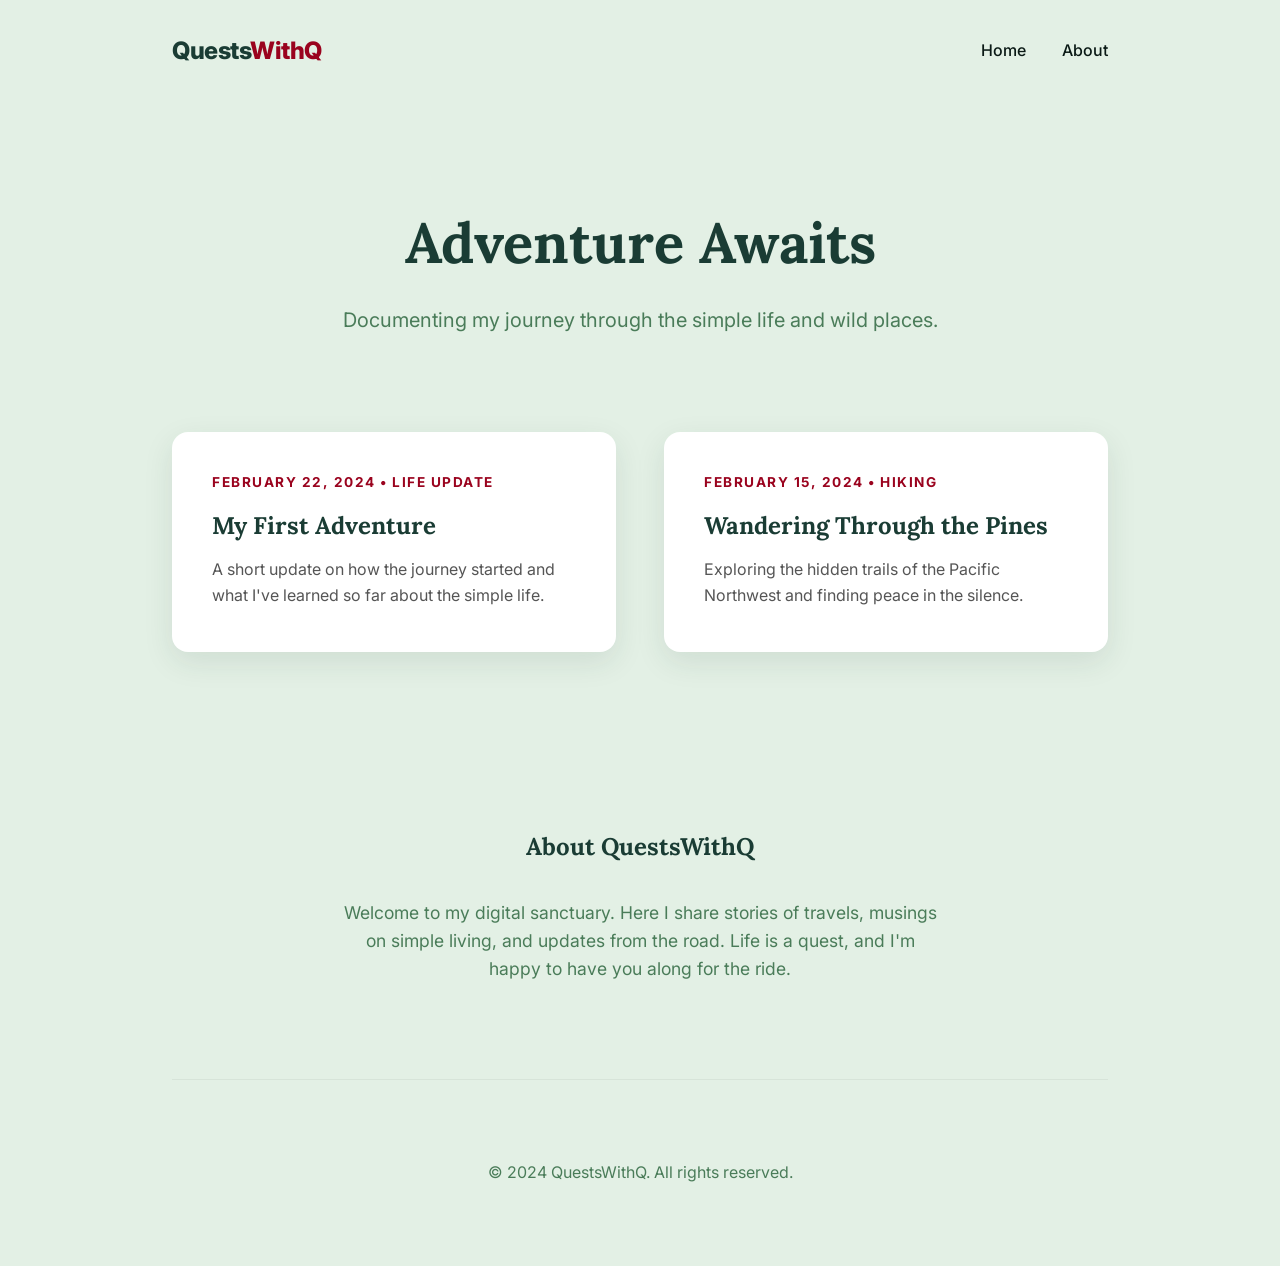
<file: index.html>
<!DOCTYPE html>
<html lang="en">

<head>
    <meta charset="UTF-8">
    <meta name="viewport" content="width=device-width, initial-scale=1.0">
    <title>QuestsWithQ - My Travel Adventures</title>
    <link rel="stylesheet" href="style.css">
    <link rel="preconnect" href="https://fonts.googleapis.com">
    <link rel="preconnect" href="https://fonts.gstatic.com" crossorigin>
    <link
        href="https://fonts.googleapis.com/css2?family=Inter:wght@400;500;700;800&family=Lora:ital,wght@0,400;0,700;1,400&display=swap"
        rel="stylesheet">
</head>

<body>
    <div class="container">
        <nav>
            <a href="index.html" class="logo">Quests<span>WithQ</span></a>
            <div class="nav-links">
                <a href="index.html">Home</a>
                <a href="#about">About</a>
            </div>
        </nav>

        <header class="hero">
            <h1>Adventure Awaits</h1>
            <p>Documenting my journey through the simple life and wild places.</p>
        </header>

        <main>
            <div id="post-list" class="post-list">
                <!-- Posts are listed here -->
                <a href="post.html?slug=first-adventure" class="post-card">
                    <span class="post-meta">Life Update</span>
                    <h2>My First Adventure</h2>
                    <p class="post-excerpt">A short update on how the journey started and what I've learned so far about
                        the simple life.</p>
                </a>

                <a href="post.html?slug=pines" class="post-card">
                    <span class="post-meta">Hiking</span>
                    <h2>Wandering Through the Pines</h2>
                    <p class="post-excerpt">Exploring the hidden trails of the Pacific Northwest and finding peace in
                        the silence.</p>
                </a>
            </div>
        </main>

        <section id="about" style="padding: 6rem 0; text-align: center;">
            <h2 style="margin-bottom: 2rem;">About QuestsWithQ</h2>
            <p style="max-width: 600px; margin: 0 auto; color: var(--secondary); font-size: 1.1rem;">
                Welcome to my digital sanctuary. Here I share stories of travels,
                musings on simple living, and updates from the road. Life is a quest,
                and I'm happy to have you along for the ride.
            </p>
        </section>

        <footer>
            <div class="container">
                <p>&copy; 2024 QuestsWithQ. All rights reserved.</p>
            </div>
        </footer>
    </div>

    <script src="app.js"></script>
</body>

</html>
</file>
<file: style.css>
:root {
    --primary: #1a3c34;
    /* Deep Evergreen */
    --secondary: #4a7c59;
    /* Forest Sage */
    --accent: #9a031e;
    /* Vibrant Wine Red */
    --bg: #e3f0e5;
    /* Distinct Soft Sage */
    --text: #0b1a16;
    --white: #ffffff;
    --shadow: 0 10px 30px rgba(26, 60, 52, 0.1);
    --transition: all 0.3s ease;
}

* {
    margin: 0;
    padding: 0;
    box-sizing: border-box;
}

body {
    font-family: 'Inter', -apple-system, BlinkMacSystemFont, "Segoe UI", Roboto, sans-serif;
    background-color: var(--bg);
    color: var(--text);
    line-height: 1.6;
}

h1,
h2,
h3,
h4 {
    font-family: 'Lora', serif;
    font-weight: 700;
    color: var(--primary);
}

.container {
    max-width: 1000px;
    margin: 0 auto;
    padding: 0 2rem;
}

/* Navbar */
nav {
    padding: 2rem 0;
    display: flex;
    justify-content: space-between;
    align-items: center;
}

.logo {
    font-size: 1.5rem;
    font-weight: 800;
    color: var(--primary);
    text-decoration: none;
    letter-spacing: -0.5px;
}

.logo span {
    color: var(--accent);
}

.nav-links a {
    text-decoration: none;
    color: var(--text);
    margin-left: 2rem;
    font-weight: 500;
    transition: color 0.3s ease;
}

.nav-links a:hover {
    color: var(--accent);
}

/* Hero Section */
.hero {
    padding: 6rem 0;
    text-align: center;
}

.hero h1 {
    font-size: 3.5rem;
    margin-bottom: 1rem;
}

.hero p {
    font-size: 1.25rem;
    color: var(--secondary);
    max-width: 600px;
    margin: 0 auto;
}

/* Post Listings */
.post-list {
    display: grid;
    grid-template-columns: repeat(auto-fill, minmax(350px, 1fr));
    gap: 3rem;
    margin-bottom: 5rem;
}

.post-card {
    background: var(--white);
    padding: 2.5rem;
    border-radius: 16px;
    box-shadow: var(--shadow);
    transition: transform 0.3s ease, box-shadow 0.3s ease;
    text-decoration: none;
    color: inherit;
    display: flex;
    flex-direction: column;
    border-bottom: 4px solid transparent;
}

.post-card:hover {
    transform: translateY(-5px);
    box-shadow: 0 15px 35px rgba(0, 0, 0, 0.08);
    border-bottom-color: var(--accent);
}

.post-meta {
    font-size: 0.85rem;
    color: var(--accent);
    margin-bottom: 1rem;
    text-transform: uppercase;
    letter-spacing: 1.5px;
    font-weight: 700;
}

.post-card h2 {
    margin-bottom: 1rem;
    line-height: 1.3;
}

.post-excerpt {
    color: #555;
}

/* Content Rendering */
.post-content-container {
    background: var(--white);
    padding: 4rem;
    border-radius: 20px;
    box-shadow: var(--shadow);
    margin: 2rem 0 6rem;
}

.post-content h1 {
    margin-bottom: 2rem;
    font-size: 2.5rem;
}

.post-content img {
    max-width: 100%;
    border-radius: 12px;
    margin: 2rem 0;
}

.post-content p {
    margin-bottom: 1.5rem;
    font-size: 1.1rem;
}

.post-content blockquote {
    border-left: 4px solid var(--accent);
    padding-left: 1.5rem;
    margin: 2rem 0;
    font-style: italic;
    color: var(--secondary);
}

/* Footer */
footer {
    padding: 5rem 0;
    text-align: center;
    border-top: 1px solid rgba(0, 0, 0, 0.05);
    color: var(--secondary);
}

@media (max-width: 600px) {
    .post-list {
        grid-template-columns: 1fr;
    }

    .hero h1 {
        font-size: 2.5rem;
    }

    .post-content-container {
        padding: 2rem;
    }
}
</file>
